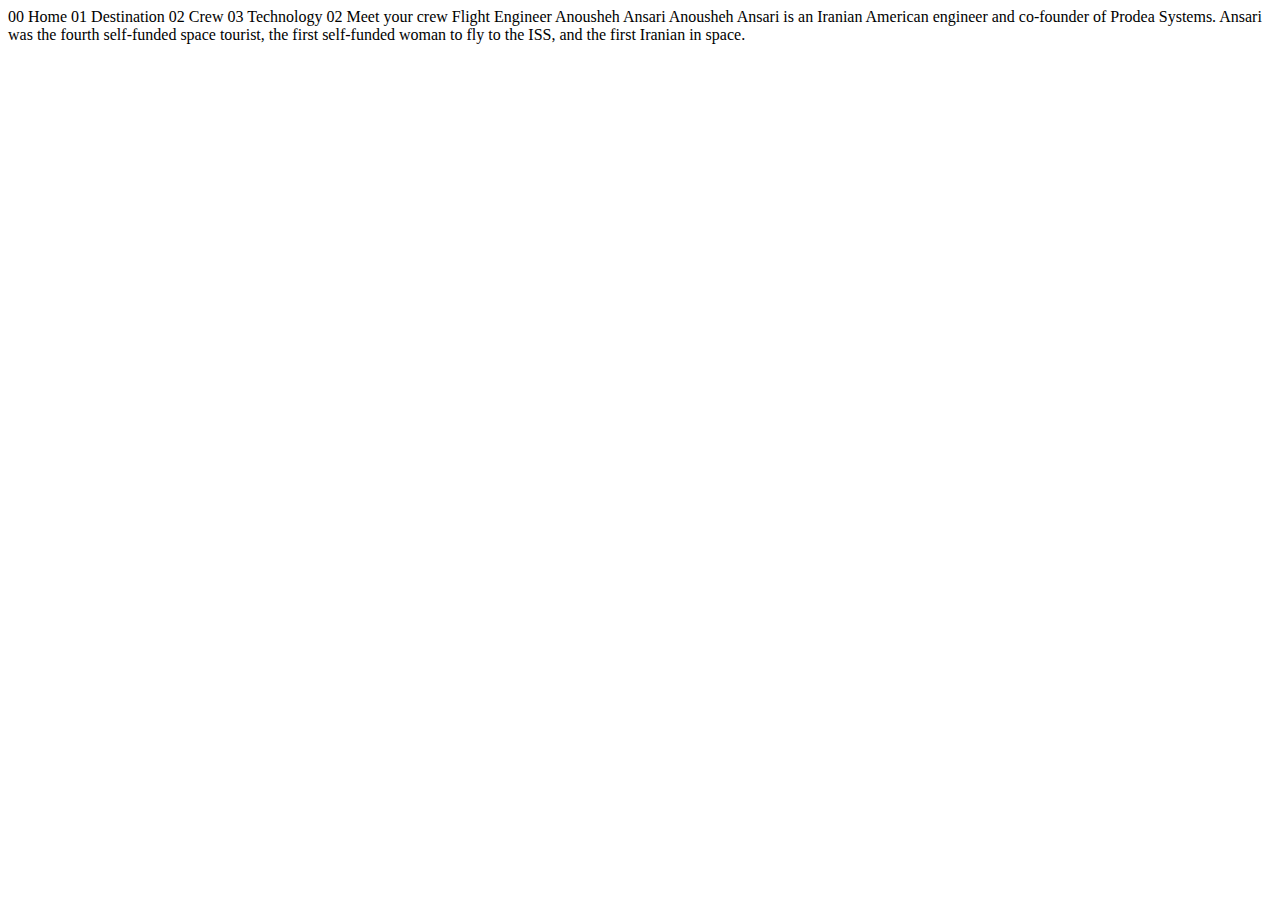
<file: crew-engineer.html>
<!DOCTYPE html>
<html lang="en">
<head>
  <meta charset="UTF-8">
  <meta name="viewport" content="width=device-width, initial-scale=1.0">

  <link rel="icon" type="image/png" sizes="32x32" href="./assets/favicon-32x32.png">
  
  <title>Frontend Mentor | Space tourism website</title>
</head>
<body>

  00 Home
  01 Destination
  02 Crew
  03 Technology

  02 Meet your crew

  Flight Engineer
  Anousheh Ansari

  Anousheh Ansari is an Iranian American engineer and co-founder of Prodea Systems. 
  Ansari was the fourth self-funded space tourist, the first self-funded woman to 
  fly to the ISS, and the first Iranian in space. 
</body>
</html>
</file>
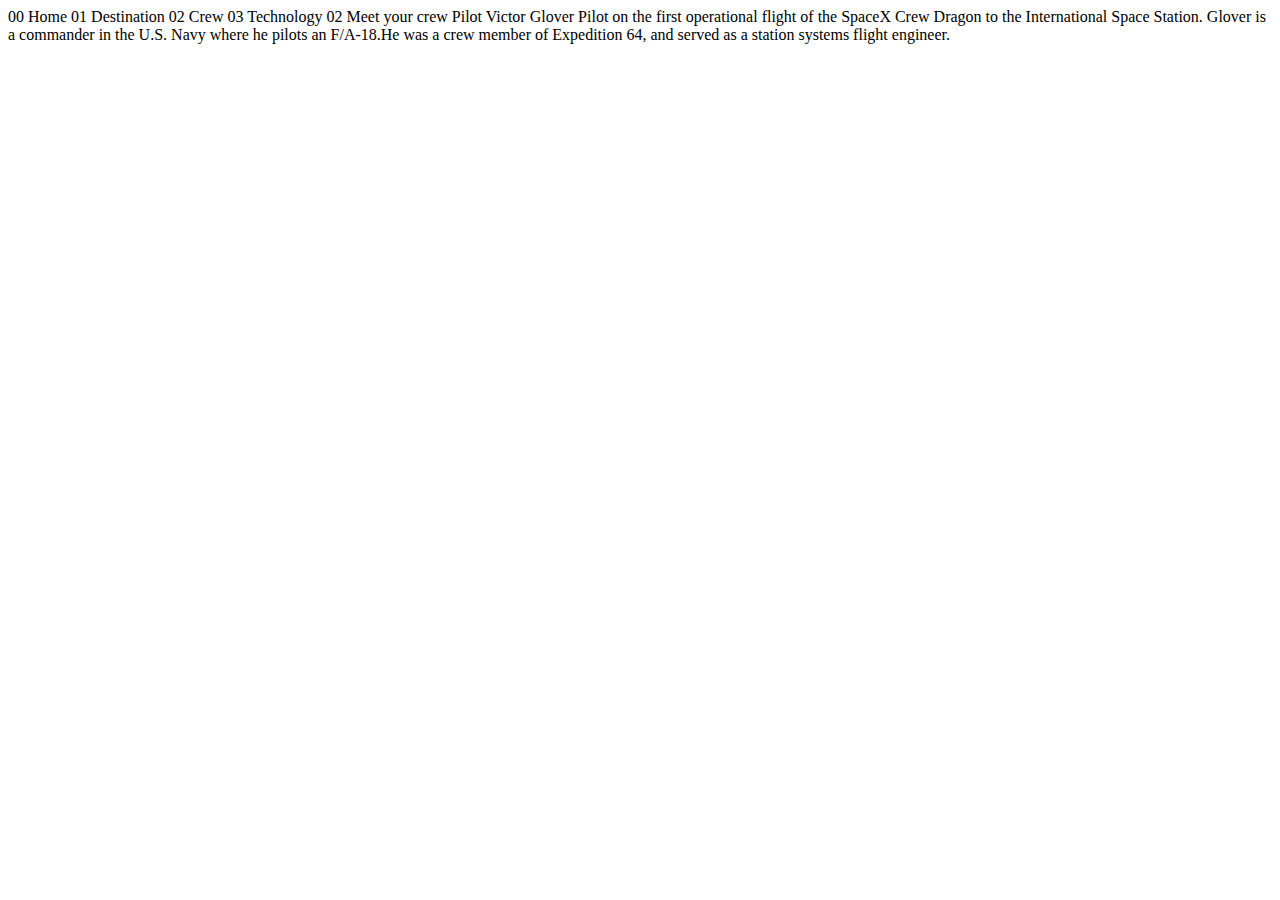
<file: crew-pilot.html>
<!DOCTYPE html>
<html lang="en">
<head>
  <meta charset="UTF-8">
  <meta name="viewport" content="width=device-width, initial-scale=1.0">

  <link rel="icon" type="image/png" sizes="32x32" href="./assets/favicon-32x32.png">
  
  <title>Frontend Mentor | Space tourism website</title>
</head>
<body>

  00 Home
  01 Destination
  02 Crew
  03 Technology

  02 Meet your crew

  Pilot
  Victor Glover

  Pilot on the first operational flight of the SpaceX Crew Dragon to the 
  International Space Station. Glover is a commander in the U.S. Navy where 
  he pilots an F/A-18.He was a crew member of Expedition 64, and served as a 
  station systems flight engineer. 
</body>
</html>
</file>
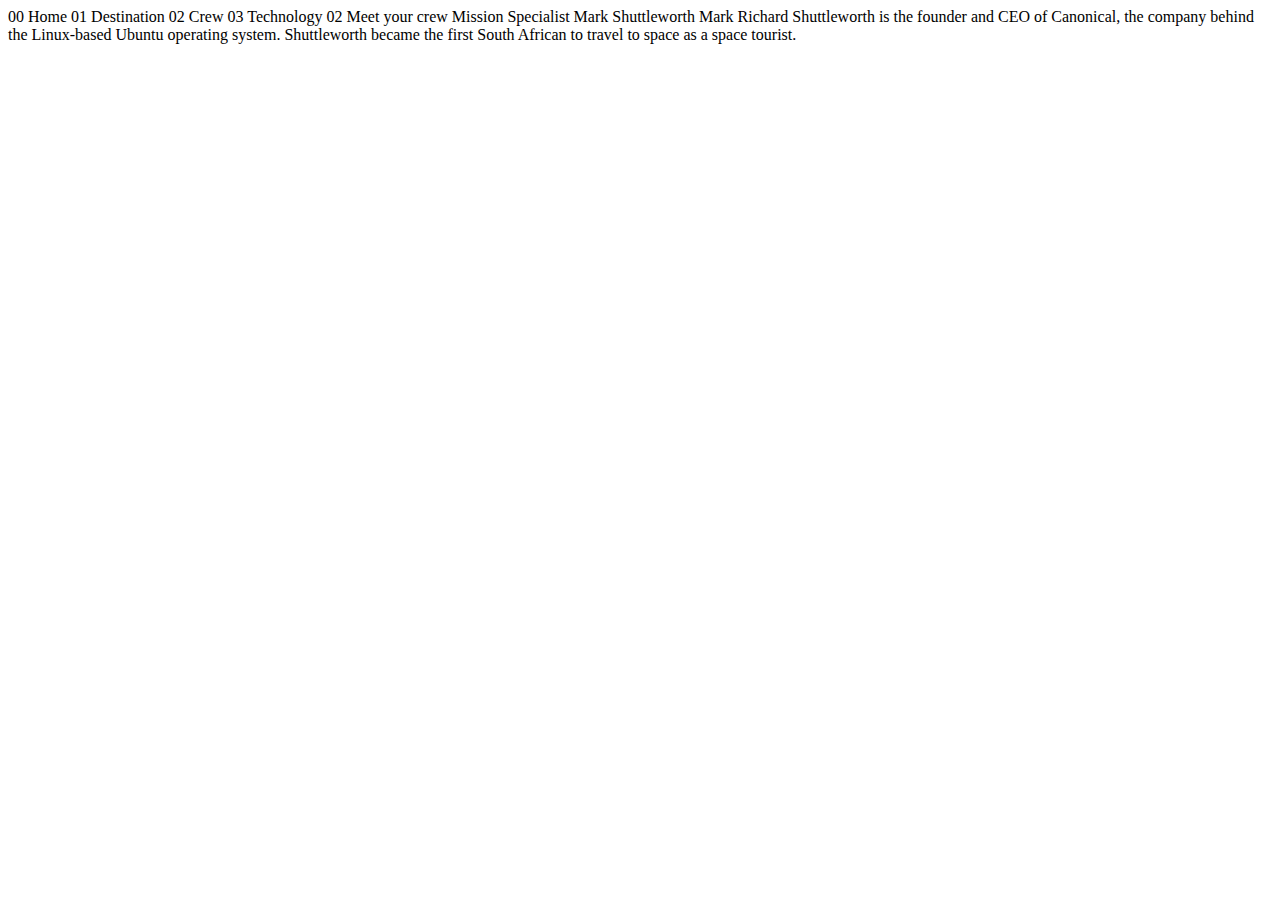
<file: crew-specialist.html>
<!DOCTYPE html>
<html lang="en">
<head>
  <meta charset="UTF-8">
  <meta name="viewport" content="width=device-width, initial-scale=1.0">

  <link rel="icon" type="image/png" sizes="32x32" href="./assets/favicon-32x32.png">
  
  <title>Frontend Mentor | Space tourism website</title>
</head>
<body>

  00 Home
  01 Destination
  02 Crew
  03 Technology

  02 Meet your crew

  Mission Specialist
  Mark Shuttleworth

  Mark Richard Shuttleworth is the founder and CEO of Canonical, the company behind 
  the Linux-based Ubuntu operating system. Shuttleworth became the first South 
  African to travel to space as a space tourist.
</body>
</html>
</file>
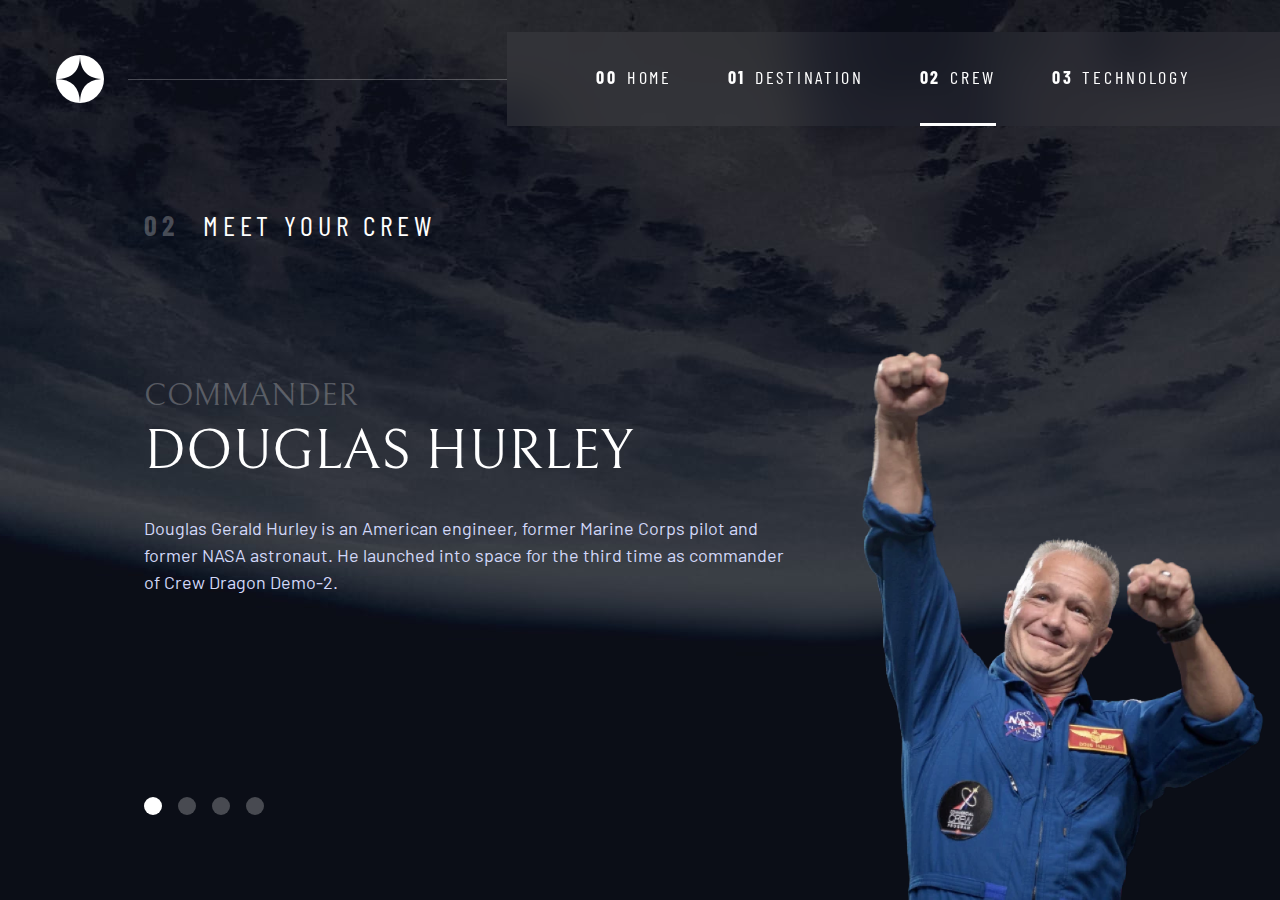
<file: crew.html>
<!DOCTYPE html>
<html lang="en">
  <head>
    <meta charset="UTF-8" />
    <meta name="viewport" content="width=device-width, initial-scale=1.0" />

    <link
      rel="icon"
      type="image/png"
      sizes="32x32"
      href="./assets/favicon-32x32.png"
    />
    <link rel="preconnect" href="https://fonts.googleapis.com" />
    <link rel="preconnect" href="https://fonts.gstatic.com" crossorigin />
    <link
      href="https://fonts.googleapis.com/css2?family=Barlow+Condensed:wght@400;700&family=Bellefair&family=Barlow:wght@400;700&display=swap"
      rel="stylesheet"
    />
    <link rel="stylesheet" href="index.css" />
    <script src="navigation.js" defer></script>
    <script src="dot.js" defer></script>
    <title>Frontend Mentor | Space tourism website</title>
  </head>
  <body class="crew">
    <header class="primary-header flex">
      <div>
        <img
          src="./assets/shared/logo.svg"
          alt="space tourism logo"
          class="logo"
        />
      </div>
      <button
        class="mobile-nav-toggle"
        id="hamburger"
        aria-controls="primary-navigation"
      >
        <span
          class="sr-only"
          aria-expanded="false
        "
          >Menu</span
        >
      </button>
      <nav>
        <ul
          id="primary-navigation"
          class="primary-navigation underline-indicators flex"
          data-visible="false"
        >
          <li>
            <a
              class="uppercase text-white ff-sans-cond letter-spacing-2"
              href="index.html"
              ><span aria-hidden="true">00</span>Home</a
            >
          </li>
          <li>
            <a
              class="uppercase text-white ff-sans-cond letter-spacing-2"
              href="destination.html"
              ><span aria-hidden="true">01</span>Destination</a
            >
          </li>
          <li class="active">
            <a
              class="uppercase text-white ff-sans-cond letter-spacing-2"
              href="crew.html"
              ><span aria-hidden="true">02</span>Crew</a
            >
          </li>
          <li>
            <a
              class="uppercase text-white ff-sans-cond letter-spacing-2"
              href="technology.html"
              ><span aria-hidden="true">03</span>Technology</a
            >
          </li>
        </ul>
      </nav>
    </header>

    <main id="main" class="grid-container grid-container--crew flow">
      <h1 class="numbered-title">
        <span aria-hidden="true">02</span> Meet your crew
      </h1>
      <div
        role="tablist"
        class="dot-indicators flex"
        aria-label="crew member list"
      >
        <button
          aria-selected="true"
          role="tab"
          tabindex="0"
          aria-controls="commander-tab"
          data-image="commander-image"
        >
          <span class="sr-only">The commander</span>
        </button>
        <button
          aria-selected="false"
          role="tab"
          tabindex="-1"
          aria-controls="specialist-tab"
          data-image="specialist-image"
        >
          <span class="sr-only">The mission specialist</span>
        </button>
        <button
          aria-selected="false"
          role="tab"
          tabindex="-1"
          aria-controls="pilot-tab"
          data-image="pilot-image"
        >
          <span class="sr-only">The pilot</span>
        </button>
        <button
          aria-selected="false"
          role="tab"
          tabindex="-1"
          aria-controls="engineer-tab"
          data-image="engineer-image"
        >
          <span class="sr-only">The crew engineer</span>
        </button>
      </div>
      <article id="commander-tab" class="crew-details flow" role="tabpanel">
        <header class="flow flow--space-small">
          <h2 class="fs-600 ff-serif uppercase text-gray">Commander</h2>
          <p class="fs-700 ff-serif uppercase text-white">Douglas Hurley</p>
        </header>
        <p class="text-accent">
          Douglas Gerald Hurley is an American engineer, former Marine Corps
          pilot and former NASA astronaut. He launched into space for the third
          time as commander of Crew Dragon Demo-2.
        </p>
      </article>
      <picture id="commander-image">
        <source
          srcset="assets/crew/image-douglas-hurley.webp"
          type="image/webp"
        />
        <img src="/assets/crew/image-douglas-hurley.png" alt="Douglas Hurley" />
      </picture>
      <article
        id="specialist-tab"
        hidden
        class="crew-details flow"
        role="tabpanel"
      >
        <header class="flow flow--space-small">
          <h2 class="fs-600 ff-serif uppercase text-gray">
            Mission Specialist
          </h2>
          <p class="fs-700 ff-serif uppercase text-white">Mark Shuttleworth</p>
        </header>
        <p class="text-accent">
          Mark Richard Shuttleworth is the founder and CEO of Canonical, the
          company behind the Linux-based Ubuntu operating system. Shuttleworth
          became the first South African to travel to space as a space tourist.
        </p>
      </article>
      <picture id="specialist-image" hidden>
        <source
          srcset="assets/crew/image-mark-shuttleworth.webp"
          type="image/webp"
        />
        <img
          src="/assets/crew/image-mark-shuttleworth.png"
          alt="Mark Shuttleworth"
        />
      </picture>
      <article id="pilot-tab" hidden class="crew-details flow" role="tabpanel">
        <header class="flow flow--space-small">
          <h2 class="fs-600 ff-serif uppercase text-gray">Pilot</h2>
          <p class="fs-700 ff-serif uppercase text-white">Victor Glover</p>
        </header>
        <p class="text-accent">
          Pilot on the first operational flight of the SpaceX Crew Dragon to the
          International Space Station. Glover is a commander in the U.S. Navy
          where he pilots an F/A-18.He was a crew member of Expedition 64, and
          served as a station systems flight engineer.
        </p>
      </article>
      <picture id="pilot-image" hidden>
        <source
          srcset="assets/crew/image-victor-glover.webp"
          type="image/webp"
        />
        <img src="/assets/crew/image-victor-glover.png" alt="Victor Glover" />
      </picture>
      <article
        id="engineer-tab"
        hidden
        class="crew-details flow"
        role="tabpanel"
      >
        <header class="flow flow--space-small">
          <h2 class="fs-600 ff-serif uppercase text-gray">Flight Engineer</h2>
          <p class="fs-700 ff-serif uppercase text-white">Anousheh Ansari</p>
        </header>
        <p class="text-accent">
          Anousheh Ansari is an Iranian American engineer and co-founder of
          Prodea Systems. Ansari was the fourth self-funded space tourist, the
          first self-funded woman to fly to the ISS, and the first Iranian in
          space.
        </p>
      </article>
      <picture id="engineer-image" hidden>
        <source
          srcset="assets/crew/image-anousheh-ansari.webp"
          type="image/webp"
        />
        <img
          src="/assets/crew/image-anousheh-ansari.png"
          alt="Douglas Hurley"
        />
      </picture>
    </main>
  </body>
</html>
</file>
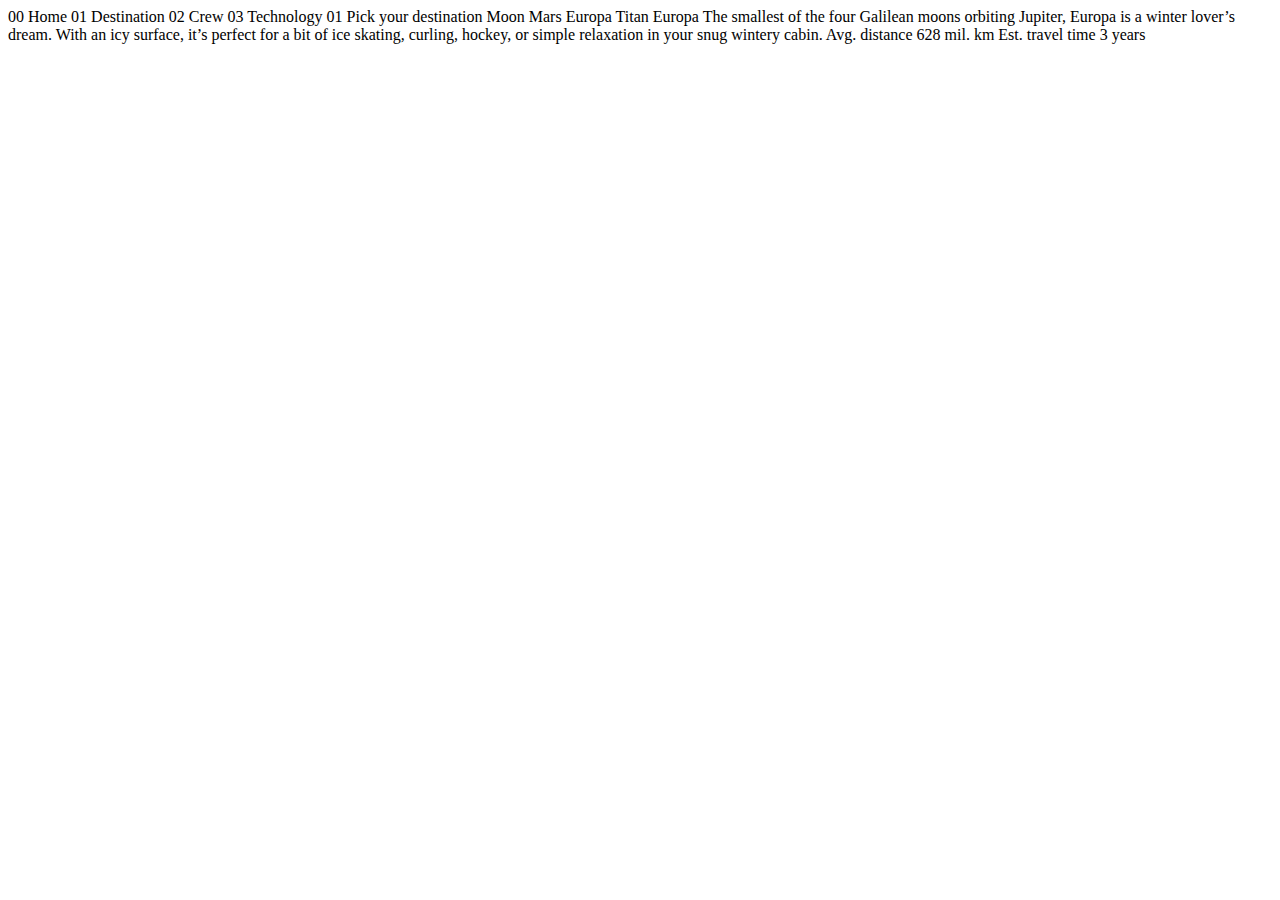
<file: destination-europa.html>
<!DOCTYPE html>
<html lang="en">
<head>
  <meta charset="UTF-8">
  <meta name="viewport" content="width=device-width, initial-scale=1.0">

  <link rel="icon" type="image/png" sizes="32x32" href="./assets/favicon-32x32.png">
  
  <title>Frontend Mentor | Space tourism website</title>
</head>
<body>

  00 Home
  01 Destination
  02 Crew
  03 Technology

  01 Pick your destination

  Moon
  Mars
  Europa
  Titan

  Europa

  The smallest of the four Galilean moons orbiting Jupiter, Europa is a 
  winter lover’s dream. With an icy surface, it’s perfect for a bit of 
  ice skating, curling, hockey, or simple relaxation in your snug 
  wintery cabin.

  Avg. distance
  628 mil. km

  Est. travel time
  3 years
</body>
</html>
</file>
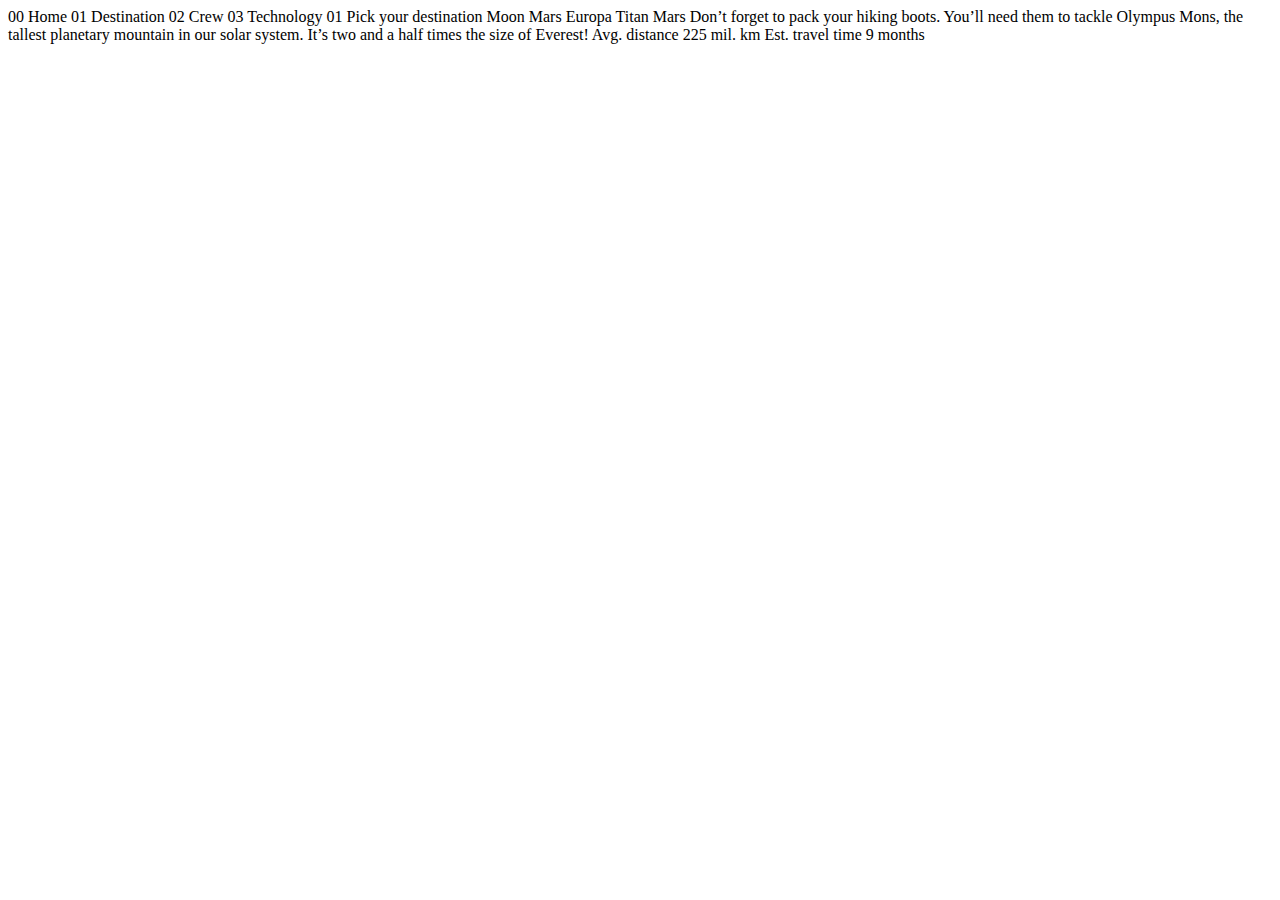
<file: destination-mars.html>
<!DOCTYPE html>
<html lang="en">
<head>
  <meta charset="UTF-8">
  <meta name="viewport" content="width=device-width, initial-scale=1.0">

  <link rel="icon" type="image/png" sizes="32x32" href="./assets/favicon-32x32.png">
  
  <title>Frontend Mentor | Space tourism website</title>
</head>
<body>

  00 Home
  01 Destination
  02 Crew
  03 Technology

  01 Pick your destination

  Moon
  Mars
  Europa
  Titan

  Mars

  Don’t forget to pack your hiking boots. You’ll need them to tackle Olympus Mons, 
  the tallest planetary mountain in our solar system. It’s two and a half times 
  the size of Everest!

  Avg. distance
  225 mil. km

  Est. travel time
  9 months
</body>
</html>
</file>
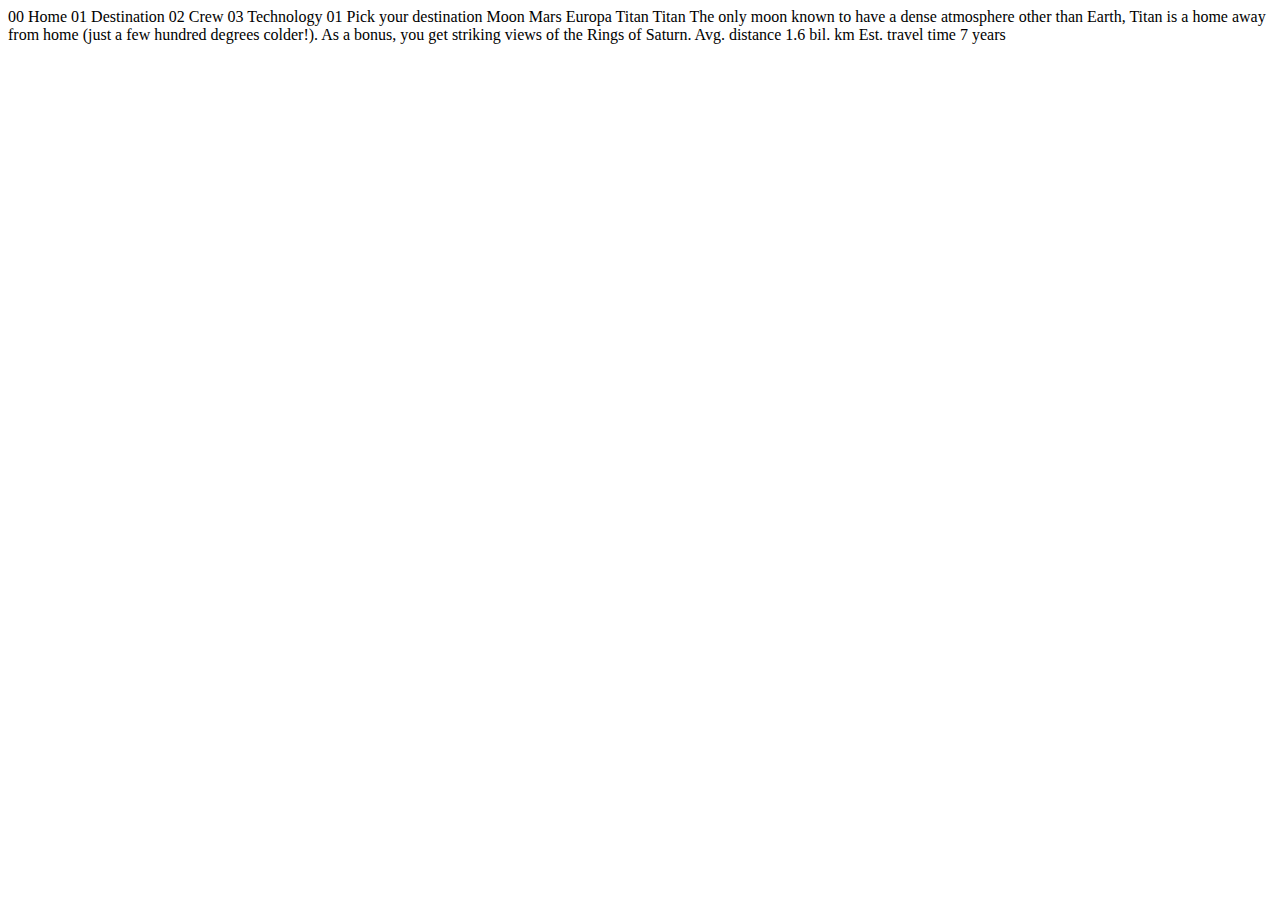
<file: destination-titan.html>
<!DOCTYPE html>
<html lang="en">
<head>
  <meta charset="UTF-8">
  <meta name="viewport" content="width=device-width, initial-scale=1.0">

  <link rel="icon" type="image/png" sizes="32x32" href="./assets/favicon-32x32.png">
  
  <title>Frontend Mentor | Space tourism website</title>
</head>
<body>

  00 Home
  01 Destination
  02 Crew
  03 Technology

  01 Pick your destination

  Moon
  Mars
  Europa
  Titan

  Titan

  The only moon known to have a dense atmosphere other than Earth, Titan 
  is a home away from home (just a few hundred degrees colder!). As a 
  bonus, you get striking views of the Rings of Saturn.

  Avg. distance
  1.6 bil. km

  Est. travel time
  7 years
</body>
</html>
</file>
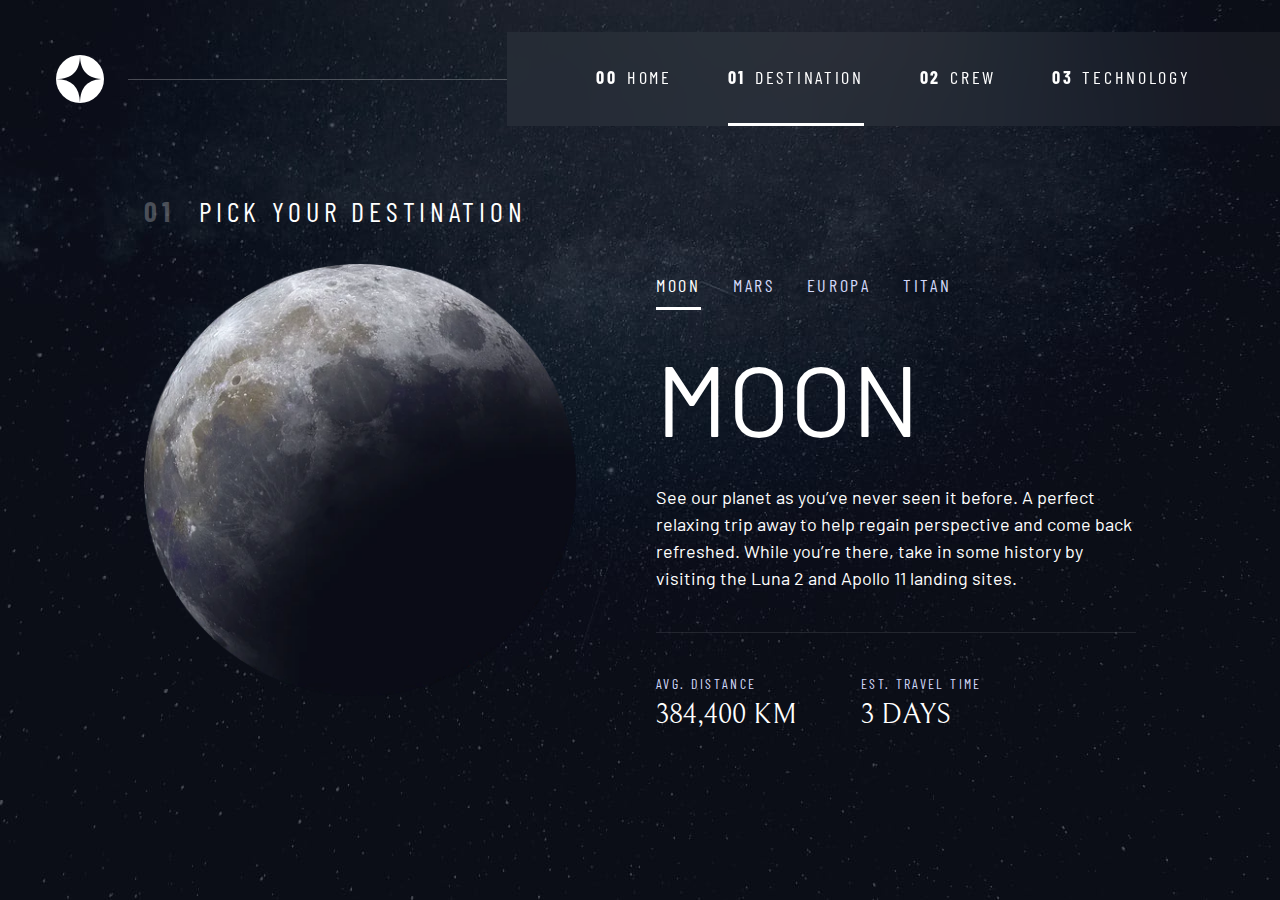
<file: destination.html>
<!DOCTYPE html>
<html lang="en">
  <head>
    <meta charset="UTF-8" />
    <meta name="viewport" content="width=device-width, initial-scale=1.0" />

    <link
      rel="icon"
      type="image/png"
      sizes="32x32"
      href="./assets/favicon-32x32.png"
    />
    <link rel="preconnect" href="https://fonts.googleapis.com" />
    <link rel="preconnect" href="https://fonts.gstatic.com" crossorigin />
    <link
      href="https://fonts.googleapis.com/css2?family=Barlow+Condensed:wght@400;700&family=Bellefair&family=Barlow:wght@400;700&display=swap"
      rel="stylesheet"
    />
    <link rel="stylesheet" href="index.css" />
    <script src="navigation.js" defer></script>
    <script src="tabs.js" defer></script>
    <title>Frontend Mentor | Space tourism website</title>
  </head>
  <body class="destination">
    <header class="primary-header flex">
      <div class="">
        <img
          src="./assets/shared/logo.svg"
          alt="space tourism logo"
          class="logo"
        />
      </div>
      <button
        class="mobile-nav-toggle"
        id="hamburger"
        aria-controls="primary-navigation"
      >
        <span
          class="sr-only"
          aria-expanded="false
        "
          >Menu</span
        >
      </button>
      <nav>
        <ul
          id="primary-navigation"
          class="primary-navigation underline-indicators flex"
          data-visible="false"
        >
          <li>
            <a
              class="uppercase text-white ff-sans-cond letter-spacing-2"
              href="index.html"
              ><span aria-hidden="true">00</span>Home</a
            >
          </li>
          <li class="active">
            <a
              class="uppercase text-white ff-sans-cond letter-spacing-2"
              href="destination.html"
              ><span aria-hidden="true">01</span>Destination</a
            >
          </li>
          <li>
            <a
              class="uppercase text-white ff-sans-cond letter-spacing-2"
              href="crew.html"
              ><span aria-hidden="true">02</span>Crew</a
            >
          </li>
          <li>
            <a
              class="uppercase text-white ff-sans-cond letter-spacing-2"
              href="technology.html"
              ><span aria-hidden="true">03</span>Technology</a
            >
          </li>
        </ul>
      </nav>
    </header>

    <main id="main" class="grid-container grid-container--destination flow">
      <h1 class="numbered-title">
        <span aria-hidden="true">01</span> Pick your destination
      </h1>

      <picture id="moon-image">
        <source srcset="assets/destination/image-moon.webp" type="image/webp" />
        <img
          src="assets/destination/image-moon.png"
          alt="the moon"
          class="center-image"
        />
      </picture>
      <picture id="mars-image" hidden>
        <source srcset="assets/destination/image-mars.webp" type="image/webp" />
        <img
          src="assets/destination/image-mars.png"
          alt="the planet mars"
          class="center-image"
        />
      </picture>
      <picture id="europa-image" hidden>
        <source
          srcset="assets/destination/image-europa.webp"
          type="image/webp"
        />
        <img
          src="assets/destination/image-europa.png"
          alt="the planet europa"
          class="center-image"
        />
      </picture>
      <picture id="titan-image" hidden>
        <source
          srcset="assets/destination/image-titan.webp"
          type="image/webp"
        />
        <img
          src="assets/destination/image-titan.png"
          alt="the moon titan"
          class="center-image"
        />
      </picture>
      <div role="tablist" class="tab-list underline-indicators flex">
        <button
          role="tab"
          aria-selected="true"
          tabindex="0"
          aria-controls="moon-tab"
          data-image="moon-image"
          class="uppercase text-accent ff-sans-cond letter-spacing-2"
        >
          Moon
        </button>
        <button
          role="tab"
          aria-selected="false"
          tabindex="-1"
          aria-controls="mars-tab"
          data-image="mars-image"
          class="uppercase text-accent ff-sans-cond letter-spacing-2"
        >
          Mars
        </button>
        <button
          role="tab"
          aria-selected="false"
          tabindex="-1"
          aria-controls="europa-tab"
          data-image="europa-image"
          class="uppercase text-accent ff-sans-cond letter-spacing-2"
        >
          Europa
        </button>
        <button
          role="tab"
          aria-selected="false"
          tabindex="-1"
          aria-controls="titan-tab"
          data-image="titan-image"
          class="uppercase text-accent ff-sans-cond letter-spacing-2"
        >
          Titan
        </button>
      </div>
      <!-- Moon -->
      <article
        class="destination-info flow"
        id="moon-tab"
        tabindex="0"
        role="tabpanel"
      >
        <h2 class="fs-800 uppercase ff-sans">Moon</h2>
        <p>
          See our planet as you’ve never seen it before. A perfect relaxing trip
          away to help regain perspective and come back refreshed. While you’re
          there, take in some history by visiting the Luna 2 and Apollo 11
          landing sites.
        </p>

        <div class="destination-meta flex">
          <div>
            <h3
              class="fs-200 text-accent uppercase ff-sans-cond letter-spacing-3"
            >
              Avg. distance
            </h3>
            <p class="ff-serif uppercase">384,400 km</p>
          </div>
          <div>
            <h3
              class="fs-200 text-accent uppercase ff-sans-cond letter-spacing-3"
            >
              Est. travel time
            </h3>
            <p class="ff-serif uppercase">3 days</p>
          </div>
        </div>
      </article>

      <!-- Mars -->

      <article
        hidden
        class="destination-info flow"
        id="mars-tab"
        tabindex="-1"
        role="tabpanel"
      >
        <h2 class="fs-800 uppercase ff-sans">Mars</h2>
        <p>
          Don’t forget to pack your hiking boots. You’ll need them to tackle
          Olympus Mons, the tallest planetary mountain in our solar system. It’s
          two and a half times the size of Everest!
        </p>

        <div class="destination-meta flex">
          <div>
            <h3
              class="fs-200 text-accent uppercase ff-sans-cond letter-spacing-3"
            >
              Avg. distance
            </h3>
            <p class="ff-serif uppercase">225 mil. km</p>
          </div>
          <div>
            <h3
              class="fs-200 text-accent uppercase ff-sans-cond letter-spacing-3"
            >
              Est. travel time
            </h3>
            <p class="ff-serif uppercase">9 months</p>
          </div>
        </div>
      </article>

      <!-- Europa -->

      <article
        hidden
        class="destination-info flow"
        id="europa-tab"
        tabindex="-1"
        role="tabpanel"
      >
        <h2 class="fs-800 uppercase ff-sans">Europa</h2>
        <p>
          The smallest of the four Galilean moons orbiting Jupiter, Europa is a
          winter lover’s dream. With an icy surface, it’s perfect for a bit of
          ice skating, curling, hockey, or simple relaxation in your snug
          wintery cabin.
        </p>

        <div class="destination-meta flex">
          <div>
            <h3
              class="fs-200 text-accent uppercase ff-sans-cond letter-spacing-3"
            >
              Avg. distance
            </h3>
            <p class="ff-serif uppercase">628 mil. km</p>
          </div>
          <div>
            <h3
              class="fs-200 text-accent uppercase ff-sans-cond letter-spacing-3"
            >
              Est. travel time
            </h3>
            <p class="ff-serif uppercase">3 years</p>
          </div>
        </div>
      </article>

      <!-- Titan -->

      <article
        hidden
        class="destination-info flow"
        id="titan-tab"
        tabindex="-1"
        role="tabpanel"
      >
        <h2 class="fs-800 uppercase ff-sans">Titan</h2>
        <p>
          The only moon known to have a dense atmosphere other than Earth, Titan
          is a home away from home (just a few hundred degrees colder!). As a
          bonus, you get striking views of the Rings of Saturn.
        </p>

        <div class="destination-meta flex">
          <div>
            <h3
              class="fs-200 text-accent uppercase ff-sans-cond letter-spacing-3"
            >
              Avg. distance
            </h3>
            <p class="ff-serif uppercase">1.6 bil. km</p>
          </div>
          <div>
            <h3
              class="fs-200 text-accent uppercase ff-sans-cond letter-spacing-3"
            >
              Est. travel time
            </h3>
            <p class="ff-serif uppercase">7 years</p>
          </div>
        </div>
      </article>
    </main>
  </body>
</html>
</file>
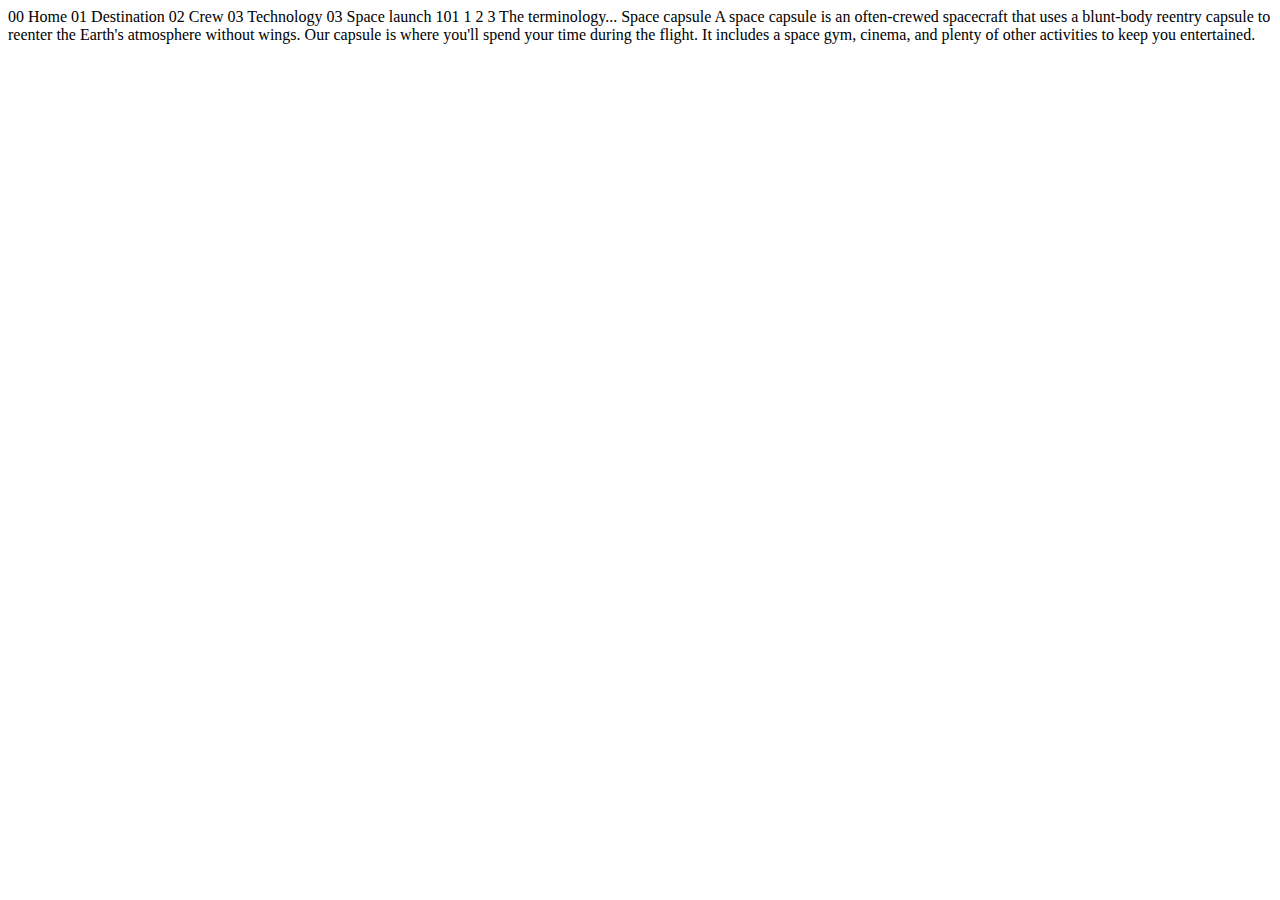
<file: technology-capsule.html>
<!DOCTYPE html>
<html lang="en">
<head>
  <meta charset="UTF-8">
  <meta name="viewport" content="width=device-width, initial-scale=1.0">

  <link rel="icon" type="image/png" sizes="32x32" href="./assets/favicon-32x32.png">
  
  <title>Frontend Mentor | Space tourism website</title>
</head>
<body>

  00 Home
  01 Destination
  02 Crew
  03 Technology

  03 Space launch 101

  1
  2
  3

  The terminology...
  Space capsule

  A space capsule is an often-crewed spacecraft that uses a blunt-body reentry 
  capsule to reenter the Earth's atmosphere without wings. Our capsule is where 
  you'll spend your time during the flight. It includes a space gym, cinema, 
  and plenty of other activities to keep you entertained.
</body>
</html>
</file>
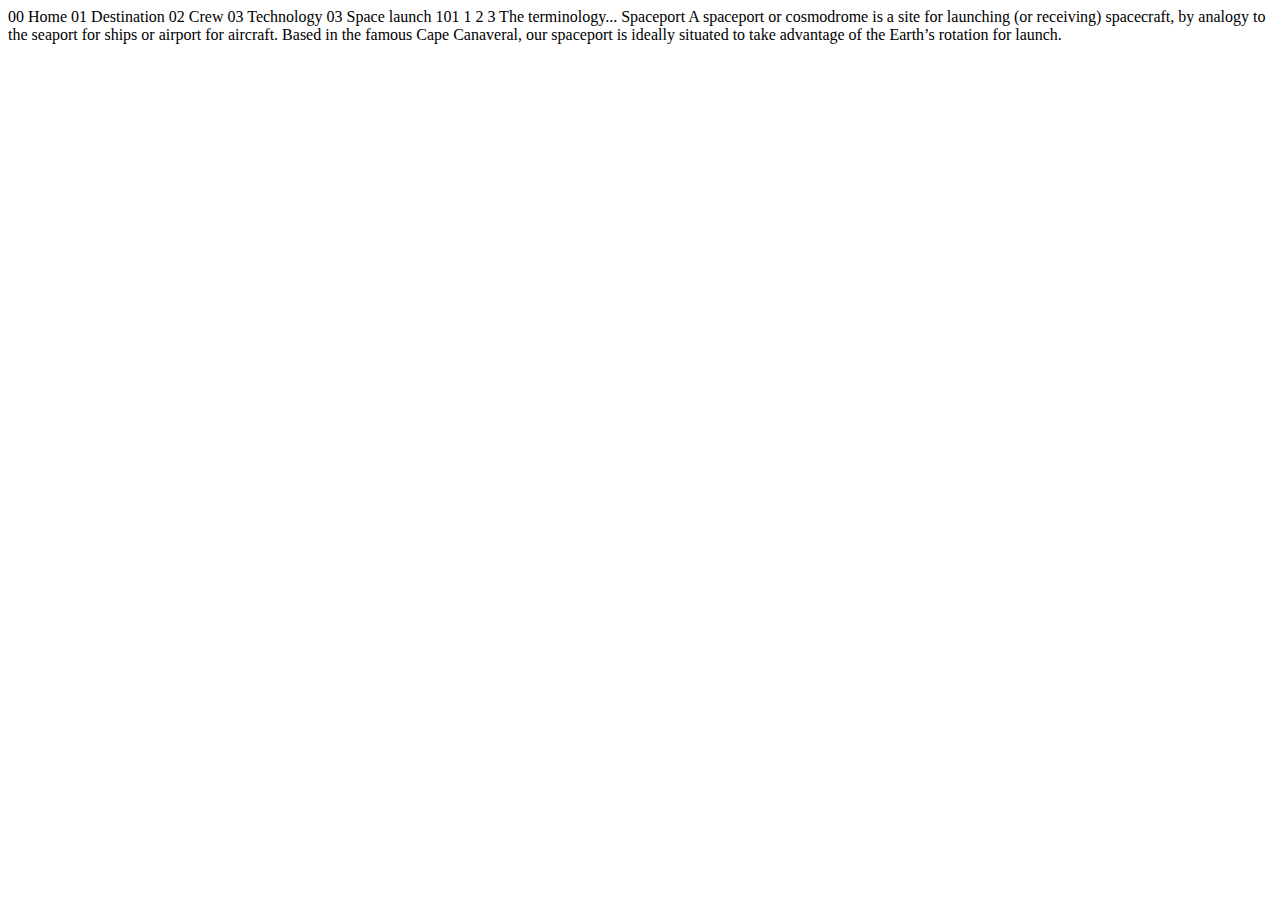
<file: technology-spaceport.html>
<!DOCTYPE html>
<html lang="en">
<head>
  <meta charset="UTF-8">
  <meta name="viewport" content="width=device-width, initial-scale=1.0">

  <link rel="icon" type="image/png" sizes="32x32" href="./assets/favicon-32x32.png">
  
  <title>Frontend Mentor | Space tourism website</title>
</head>
<body>

  00 Home
  01 Destination
  02 Crew
  03 Technology

  03 Space launch 101

  1
  2
  3

  The terminology...
  Spaceport

  A spaceport or cosmodrome is a site for launching (or receiving) spacecraft, 
  by analogy to the seaport for ships or airport for aircraft. Based in the 
  famous Cape Canaveral, our spaceport is ideally situated to take advantage 
  of the Earth’s rotation for launch.
</body>
</html>
</file>
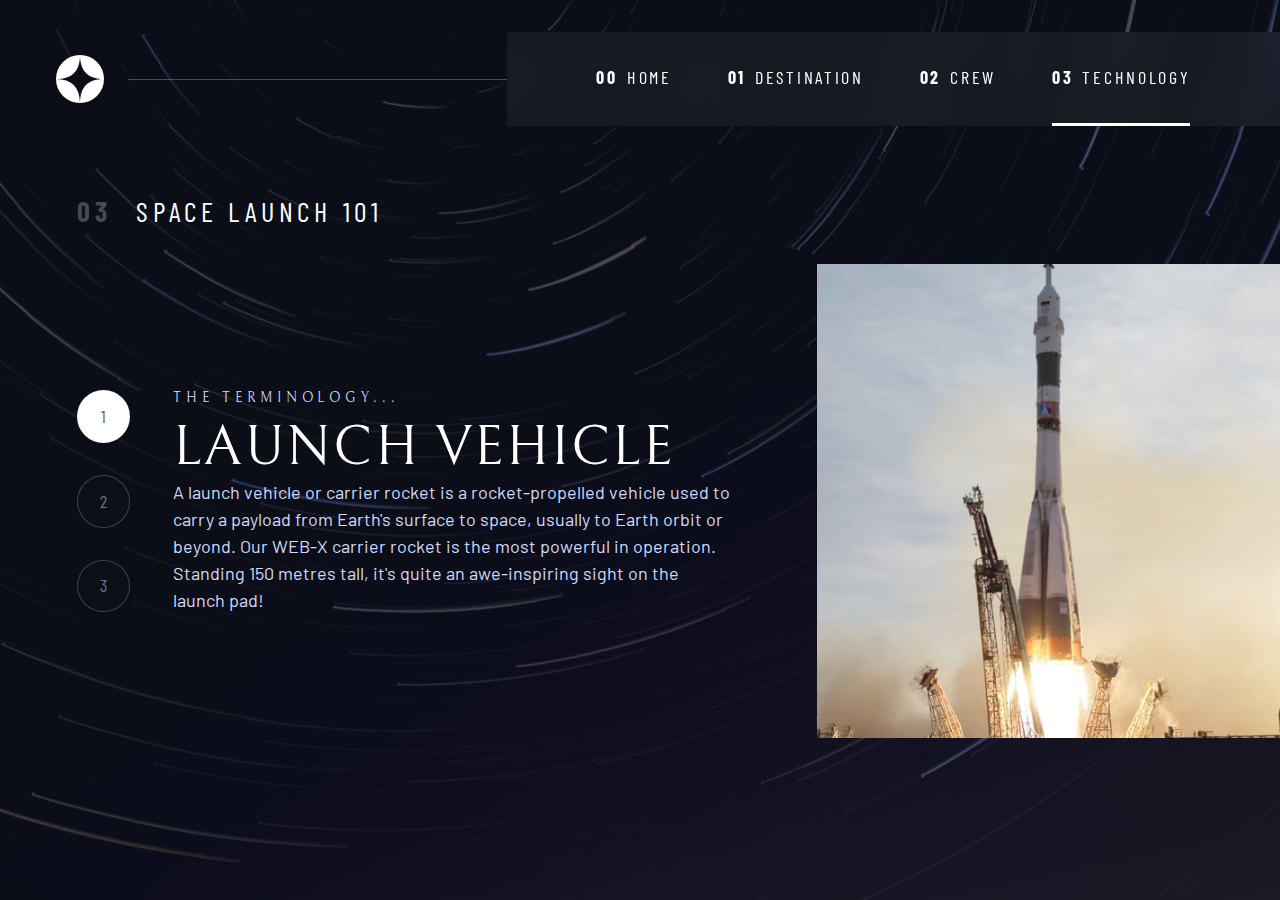
<file: technology.html>
<!DOCTYPE html>
<html lang="en">
  <head>
    <meta charset="UTF-8" />
    <meta name="viewport" content="width=device-width, initial-scale=1.0" />

    <link
      rel="icon"
      type="image/png"
      sizes="32x32"
      href="./assets/favicon-32x32.png"
    />
    <link rel="preconnect" href="https://fonts.googleapis.com" />
    <link rel="preconnect" href="https://fonts.gstatic.com" crossorigin />
    <link
      href="https://fonts.googleapis.com/css2?family=Barlow+Condensed:wght@400;700&family=Bellefair&family=Barlow:wght@400;700&display=swap"
      rel="stylesheet"
    />
    <link rel="stylesheet" href="index.css" />
    <script src="navigation.js" defer></script>
    <script src="tech.js" defer></script>
    <title>Frontend Mentor | Space tourism website</title>
  </head>
  <body class="technology">
    <header class="primary-header flex">
      <div class="">
        <img
          src="./assets/shared/logo.svg"
          alt="space tourism logo"
          class="logo"
        />
      </div>
      <button
        class="mobile-nav-toggle"
        id="hamburger"
        aria-controls="primary-navigation"
      >
        <span
          class="sr-only"
          aria-expanded="false
        "
          >Menu</span
        >
      </button>
      <nav>
        <ul
          id="primary-navigation"
          class="primary-navigation underline-indicators flex"
          data-visible="false"
        >
          <li>
            <a
              class="uppercase text-white ff-sans-cond letter-spacing-2"
              href="index.html"
              ><span aria-hidden="true">00</span>Home</a
            >
          </li>
          <li>
            <a
              class="uppercase text-white ff-sans-cond letter-spacing-2"
              href="destination.html"
              ><span aria-hidden="true">01</span>Destination</a
            >
          </li>
          <li>
            <a
              class="uppercase text-white ff-sans-cond letter-spacing-2"
              href="crew.html"
              ><span aria-hidden="true">02</span>Crew</a
            >
          </li>
          <li class="active">
            <a
              class="uppercase text-white ff-sans-cond letter-spacing-2"
              href="technology.html"
              ><span aria-hidden="true">03</span>Technology</a
            >
          </li>
        </ul>
      </nav>
    </header>

    <main id="main" class="grid-container grid-container--technology flow">
      <h1 class="numbered-title"><span>03</span> Space launch 101</h1>

      <div role="tablist" class="numbered-indicators flex">
        <button
          aria-selected="true"
          tabindex="0"
          class="fs-400 ff-sans-cond bg-dark"
          role="tab"
          aria-controls="launch-tab"
          data-image="launch-image"
        >
          1
        </button>
        <button
          aria-selected="false"
          tabindex="-1"
          class="fs-400 ff-sans-cond bg-dark"
          role="tab"
          aria-controls="space-tab"
          data-image="capsule-image"
        >
          2
        </button>
        <button
          aria-selected="false"
          tabindex="-1"
          class="fs-400 ff-sans-cond bg-dark"
          role="tab"
          aria-controls="spaceport-tab"
          data-image="spaceport-image"
        >
          3
        </button>
      </div>
      <article id="launch-tab" role="tabpanel" class="technology--info">
        <header class="flow flow--space-small">
          <h2 class="fs-200 ff-serif uppercase text-accent letter-spacing-1">
            The terminology...
          </h2>
          <p class="fs-700 ff-serif uppercase text-light letter-spacing-3">
            Launch vehicle
          </p>
        </header>
        <p class="text-accent">
          A launch vehicle or carrier rocket is a rocket-propelled vehicle used
          to carry a payload from Earth's surface to space, usually to Earth
          orbit or beyond. Our WEB-X carrier rocket is the most powerful in
          operation. Standing 150 metres tall, it's quite an awe-inspiring sight
          on the launch pad!
        </p>
      </article>
      <picture id="launch-image">
        <source
          media="(min-width: 45em)"
          srcset="assets/technology/image-launch-vehicle-portrait.jpg"
        />
        <img
          src="assets/technology/image-launch-vehicle-landscape.jpg"
          alt="launch vehicle"
        />
      </picture>
      <article id="space-tab" role="tabpanel" hidden class="technology--info">
        <header class="flow flow--space-small">
          <h2 class="fs-200 ff-serif uppercase text-accent letter-spacing-1">
            The terminology...
          </h2>
          <p class="fs-700 ff-serif uppercase text-light letter-spacing-3">
            Space capsule
          </p>
        </header>
        <p class="text-accent">
          A space capsule is an often-crewed spacecraft that uses a blunt-body
          reentry capsule to reenter the Earth's atmosphere without wings. Our
          capsule is where you'll spend your time during the flight. It includes
          a space gym, cinema, and plenty of other activities to keep you
          entertained.
        </p>
      </article>
      <picture hidden id="capsule-image">
        <source
          media="(min-width: 45em)"
          srcset="assets/technology/image-space-capsule-portrait.jpg"
          type="image/jpg"
        />
        <img
          src="assets/technology/image-space-capsule-landscape.jpg"
          alt="space capsule"
        />
      </picture>
      <article
        id="spaceport-tab"
        hidden
        class="technology--info"
        role="tabpanel"
      >
        <header class="flow flow--space-small">
          <h2 class="fs-200 ff-serif uppercase text-accent letter-spacing-1">
            The terminology...
          </h2>
          <p class="fs-700 ff-serif uppercase text-light letter-spacing-3">
            Spaceport
          </p>
        </header>
        <p class="text-accent">
          A spaceport or cosmodrome is a site for launching (or receiving)
          spacecraft, by analogy to the seaport for ships or airport for
          aircraft. Based in the famous Cape Canaveral, our spaceport is ideally
          situated to take advantage of the Earth’s rotation for launch.
        </p>
      </article>
      <picture id="spaceport-image" hidden>
        <source
          media="(min-width: 45em)"
          srcset="assets/technology/image-spaceport-portrait.jpg"
        />
        <img
          src="assets/technology/image-spaceport-landscape.jpg"
          alt="spaceport"
        />
      </picture>
    </main>
  </body>
</html>
</file>
<file: index.css>
/* ------------------- */
/* Custom properties   */
/* ------------------- */

:root {
  /* colors */
  --clr-dark: 230 35% 7%;
  --clr-light: 231 77% 90%;
  --clr-white: 0 0% 100%;

  /* font-sizes */
  --fs-900: clamp(5rem, 8vw + 1rem, 9.375rem);
  --fs-800: 3.5rem;
  --fs-700: 1.5rem;
  --fs-600: 1rem;
  --fs-500: 1rem;
  --fs-400: 0.9375rem;
  --fs-300: 1rem;
  --fs-200: 0.875rem;

  /* font-families */
  --ff-serif: "Bellefair", serif;
  --ff-sans-cond: "Barlow Condensed", sans-serif;
  --ff-sans-normal: "Barlow", sans-serif;
}

@media (min-width: 35em) {
  :root {
    --fs-800: 5rem;
    --fs-700: 2.5rem;
    --fs-600: 1.5rem;
    --fs-500: 1.25rem;
    --fs-400: 1rem;
  }
}

@media (min-width: 45em) {
  :root {
    /* font-sizes */
    --fs-800: 6.25rem;
    --fs-700: 3.5rem;
    --fs-600: 2rem;
    --fs-500: 1.75rem;
    --fs-400: 1.125rem;
  }
}

/* ------------------- */
/* Reset               */
/* ------------------- */

/* https://piccalil.li/blog/a-modern-css-reset/ */

/* Box sizing */
*,
*::before,
*::after {
  box-sizing: border-box;
}

/* Reset margins */
body,
h1,
h2,
h3,
h4,
h5,
p,
figure,
picture {
  margin: 0;
}

h1,
h2,
h3,
h4,
h5,
h6,
p {
  font-weight: 400;
}

/* set up the body */
body {
  font-family: var(--ff-sans-normal);
  font-size: var(--fs-400);
  color: hsl(var(--clr-white));
  background-color: hsl(var(--clr-dark));
  line-height: 1.5;
  min-height: 100vh;

  display: grid;
  grid-template-rows: min-content 1fr;

  overflow-x: hidden;
}

/* make images easier to work with */
img,
picutre {
  max-width: 100%;
  display: block;
}

/* make form elements easier to work with */
input,
button,
textarea,
select {
  font: inherit;
}

/* remove animations for people who've turned them off */
@media (prefers-reduced-motion: reduce) {
  *,
  *::before,
  *::after {
    animation-duration: 0.01ms !important;
    animation-iteration-count: 1 !important;
    transition-duration: 0.01ms !important;
    scroll-behavior: auto !important;
  }
}

/* ------------------- */
/* Utility classes     */
/* ------------------- */

/* general */

.flex {
  display: flex;
  gap: var(--gap, 1rem);
}

.grid {
  display: grid;
  gap: var(--gap, 1rem);
}

.d-block {
  display: block;
}

.flow > *:where(:not(:first-child)) {
  margin-top: var(--flow-space, 1rem);
}

.flow--space-small {
  --flow-space: 0.5rem;
}

.container {
  padding-inline: 2em;
  margin-inline: auto;
  max-width: 80rem;
}

.sr-only {
  position: absolute;
  width: 1px;
  height: 1px;
  padding: 0;
  margin: -1px;
  overflow: hidden;
  clip: rect(0, 0, 0, 0);
  white-space: nowrap; /* added line */
  border: 0;
}

.skip-to-content {
  position: absolute;
  z-index: 9999;
  background: hsl(var(--clr-white));
  color: hsl(var(--clr-dark));
  padding: 0.5em 1em;
  margin-inline: auto;
  transform: translateY(-100%);
  transition: transform 250ms ease-in;
}

.skip-to-content:focus {
  transform: translateY(0);
}

/* colors */

.bg-dark {
  background-color: hsl(var(--clr-dark));
}
.bg-accent {
  background-color: hsl(var(--clr-light));
}
.bg-white {
  background-color: hsl(var(--clr-white));
}

.text-dark {
  color: hsl(var(--clr-dark));
}
.text-accent {
  color: hsl(var(--clr-light));
}
.text-white {
  color: hsl(var(--clr-white));
}

.text-gray {
  color: hsl(var(--clr-white) / 0.25);
}

/* typography */

.ff-serif {
  font-family: var(--ff-serif);
}
.ff-sans-cond {
  font-family: var(--ff-sans-cond);
}
.ff-sans-normal {
  font-family: var(--ff-sans-normal);
}

.letter-spacing-1 {
  letter-spacing: 4.75px;
}
.letter-spacing-2 {
  letter-spacing: 2.7px;
}
.letter-spacing-3 {
  letter-spacing: 2.35px;
}

.uppercase {
  text-transform: uppercase;
}

.fs-900 {
  font-size: var(--fs-900);
}
.fs-800 {
  font-size: var(--fs-800);
}
.fs-700 {
  font-size: var(--fs-700);
}
.fs-600 {
  font-size: var(--fs-600);
}
.fs-500 {
  font-size: var(--fs-500);
}
.fs-400 {
  font-size: var(--fs-400);
}
.fs-300 {
  font-size: var(--fs-300);
}
.fs-200 {
  font-size: var(--fs-200);
}

.fs-900,
.fs-800,
.fs-700,
.fs-600 {
  line-height: 1.1;
}

.numbered-title {
  font-family: var(--ff-sans-cond);
  font-size: var(--fs-500);
  text-transform: uppercase;
  letter-spacing: 4.72px;
}

.numbered-title span {
  margin-right: 0.5em;
  font-weight: 700;
  color: hsl(var(--clr-white) / 0.25);
}

/* ------------------- */
/* Compontents         */
/* ------------------- */

.large-button {
  font-size: 2rem;
  position: relative;
  z-index: 1;
  display: inline-grid;
  place-items: center;
  padding: 0 2em;
  border-radius: 50%;
  aspect-ratio: 1;
  text-decoration: none;
}

.large-button::after {
  content: "";
  position: absolute;
  z-index: -1;
  width: 100%;
  height: 100%;
  background: hsl(var(--clr-white) / 0.1);
  border-radius: 50%;
  opacity: 0;
  transition: opacity 500ms linear, transform 750ms ease-in-out;
}

.large-button:hover::after,
.large-button:focus::after {
  opacity: 1;
  transform: scale(1.5);
}

/* primary-header */

.logo {
  margin: 1.5rem clamp(1.5rem, 5vw, 3.5rem);
}

.primary-header {
  justify-content: space-between;
  align-items: center;
}

.primary-navigation {
  --gap: clamp(1.5rem, 5vw, 3.5rem);
  --underline-gap: 2rem;
  list-style: none;
  padding: 0;
  margin: 0;
  background: hsl(var(--clr-white) / 0.05);
  backdrop-filter: blur(1.5rem);
}

.primary-navigation a {
  text-decoration: none;
}

.primary-navigation a > span {
  font-weight: 700;
  margin-right: 0.5em;
}

.mobile-nav-toggle {
  display: none;
}

@media (max-width: 35rem) {
  .primary-navigation {
    --underline-gap: 0.5rem;
    position: fixed;
    z-index: 1000;
    inset: 0 0 0 30%;
    list-style: none;
    padding: min(20rem, 15vh) 2rem;
    margin: 0;
    flex-direction: column;
    transform: translateX(100%);
    transition: transform 500ms ease-in-out;
  }

  .primary-navigation[data-visible="true"] {
    transform: translateX(0);
  }

  .primary-navigation.underline-indicators > .active {
    border: 0;
  }

  .mobile-nav-toggle {
    display: block;
    position: absolute;
    z-index: 2000;
    right: 1rem;
    top: 2rem;
    background: transparent;
    background-image: url(./assets/shared/icon-hamburger.svg);
    background-repeat: no-repeat;
    background-position: center;
    width: 1.5rem;
    aspect-ratio: 1;
    border: 0;
  }

  .mobile-nav-toggle[aria-expanded="true"] {
    background-image: url(./assets/shared/icon-close.svg);
  }

  .mobile-nav-toggle:focus-visible {
    outline: 5px solid white;
    outline-offset: 5px;
  }
}

@media (min-width: 35em) {
  .primary-navigation {
    padding-inline: clamp(3rem, 7vw, 7rem);
  }
}

@media (min-width: 35em) and (max-width: 44.999em) {
  .primary-navigation a > span {
    display: none;
  }
}

@media (min-width: 45em) {
  .primary-header::after {
    content: "";
    display: block;
    position: relative;
    height: 1px;
    width: 100%;
    margin-right: -2.5rem;
    background: hsl(var(--clr-white) / 0.25);
    order: 1;
  }

  nav {
    order: 2;
  }

  .primary-navigation {
    margin-block: 2rem;
  }
}

.underline-indicators > * {
  cursor: pointer;
  padding: var(--underline-gap, 0.5rem) 0;
  border: 0;
  border-bottom: 0.2rem solid hsl(var(--clr-white) / 0);
  background-color: transparent;
}

.underline-indicators > *:hover,
.underline-indicators > *:focus {
  border-color: hsl(var(--clr-white) / 0.5);
}

.underline-indicators > .active,
.underline-indicators > [aria-selected="true"] {
  color: hsl(var(--clr-white) / 1);
  border-color: hsl(var(--clr-white) / 1);
}

.tab-list {
  --gap: 2rem;
}

.dot-indicators > * {
  cursor: pointer;
  border: 0;
  border-radius: 50%;
  padding: 0.5em;
  background-color: hsl(var(--clr-white) / 0.25);
}

.dot-indicators > *:hover,
.dot-indicators > *:focus {
  background-color: hsl(var(--clr-white) / 0.5);
}

.dot-indicators > [aria-selected="true"] {
  background-color: hsl(var(--clr-white) / 1);
}

.numbered-indicators > * {
  height: 2em;
  width: 2em;
  border: 0.1em solid hsl(var(--clr-light) / 0.25);
  border-radius: 50%;
  color: hsl(var(--clr-light) / 0.5);
  cursor: pointer;
}

.numbered-indicators > *:hover,
.numbered-indicators > *:focus {
  color: hsl(var(--clr-light) / 0.5);
  border: 0.1em solid hsl(var(--clr-light) / 0.5);
}

.numbered-indicators > [aria-selected="true"] {
  color: hsl(var(--clr-dark) / 0.7);
  background-color: hsl(var(--clr-white) / 1);
}

/* ----------------------------- */
/* Page specific background      */
/* ----------------------------- */
body {
  background-size: cover;
  background-position: bottom center;
}
/* home */
.home {
  background-image: url(./assets/home/background-home-mobile.jpg);
}

@media (min-width: 35rem) {
  .home {
    background-position: center center;
    background-image: url(./assets/home/background-home-tablet.jpg);
  }
}

@media (min-width: 45rem) {
  .home {
    background-image: url(./assets/home/background-home-desktop.jpg);
  }
}

/* destination */

.destination {
  background-image: url(./assets/destination/background-destination-mobile.jpg);
}

@media (min-width: 35rem) {
  .destination {
    background-position: center center;
    background-image: url(./assets/destination/background-destination-tablet.jpg);
  }
}

@media (min-width: 45rem) {
  .destination {
    background-image: url(./assets/destination/background-destination-desktop.jpg);
  }
}

/* crew */

.crew {
  background-image: url(./assets/crew/background-crew-mobile.jpg);
}

@media (min-width: 35rem) {
  .crew {
    background-position: center center;
    background-image: url(./assets/crew/background-crew-tablet.jpg);
  }
}

@media (min-width: 45rem) {
  .crew {
    background-image: url(./assets/crew/background-crew-desktop.jpg);
  }
}

/* technology */

.technology {
  background-image: url(./assets/technology/background-technology-mobile.jpg);
}

@media (min-width: 35rem) {
  .technology {
    background-position: center center;
    background-image: url("./assets/technology/background-technology-tablet.jpg");
  }
}

@media (min-width: 35rem) {
  .technology {
    background-image: url(./assets/technology/background-technology-desktop.jpg);
  }
}

/* ----------------------------- */
/* Layout                        */
/* ----------------------------- */

.grid-container {
  text-align: center;
  display: grid;
  place-items: center;
  padding-inline: 1rem;
  padding-bottom: 4rem;
}

.grid-container p:not([class]) {
  max-width: 50ch;
}

.numbered-title {
  grid-area: title;
}

/* destination layout */

.grid-container--destination {
  --flow-space: 2rem;
  grid-template-areas:
    "title"
    "image"
    "tabs"
    "content";
}

.grid-container--destination > picture {
  grid-area: image;
  max-width: 60%;
  align-self: start;
}

.grid-container--destination > .tab-list {
  grid-area: tabs;
}

.grid-container--destination > .destination-info {
  grid-area: content;
}

.destination-meta {
  flex-direction: column;
  align-items: center;
  border-top: 1px solid hsl(var(--clr-white) / 0.1);
  padding-top: 2.5rem;
  margin-top: 2.5rem;
}
.destination-meta p {
  font-size: 1.75rem;
}

/* crew layout */

.grid-container--crew {
  --flow-space: 2rem;
  grid-template-areas:
    "title"
    "image"
    "tabs"
    "content";
}

.grid-container--crew > picture {
  grid-area: image;
  max-width: 60%;
  border-bottom: 1px solid hsl(var(--clr-white) / 0.1);
}

.grid-container--crew > .dot-indicators {
  grid-area: tabs;
}

.grid-container--crew > .crew-details {
  grid-area: content;
}

.grid-container--technology {
  --flow-space: 2rem;
  padding-inline: 0;
  grid-template-areas:
    "title"
    "image"
    "tab"
    "article";
}

.grid-container--technology > picture {
  grid-area: image;
  justify-self: stretch;
  align-self: stretch;
  width: 100%;
}

.grid-container--technology > .numbered-indicators {
  grid-area: tab;
}

.grid-container--technology > .technology--info {
  padding-inline: 1rem;
  grid-area: article;
}
@media (min-width: 35em) {
  .numbered-title {
    justify-self: start;
    margin-top: 2rem;
  }

  .destination-meta {
    flex-direction: row;
    justify-content: space-evenly;
  }

  .grid-container--crew {
    padding-bottom: 0;
    grid-template-areas:
      "title"
      "content"
      "tabs"
      "image";
  }

  .grid-container--crew > picture {
    grid-area: image;
    max-width: 60%;
    border-bottom: none;
  }

  .grid-container--crew > .dot-indicators {
    grid-area: tabs;
  }

  .grid-container--crew > .crew-details {
    grid-area: content;
  }

  .grid-container--technology > .numbered-title {
    padding-left: 2em;
  }

  .grid-container--technology > .numbered-indicators > * {
    height: 2.5em;
    width: 2.5em;
  }
  .grid-container--technology > .technology--info {
    padding-inline: 7rem;
  }
}

@media (min-width: 45em) {
  .grid-container {
    text-align: left;
    column-gap: var(--container-gap, 2rem);
    grid-template-columns: minmax(1rem, 1fr) repeat(2, minmax(0, 30rem)) minmax(
        1rem,
        1fr
      );
  }

  .grid-container--home > *:first-child {
    grid-column: 2;
  }

  .grid-container--home > *:last-child {
    grid-column: 3;
  }

  .grid-container--home {
    padding-bottom: max(6rem, 20vh);
    align-items: end;
  }

  .grid-container--destination {
    justify-items: start;
    align-content: start;
    grid-template-areas:
      ". title title ."
      ". image tabs ."
      ". image content .";
  }

  .grid-container--destination > picture {
    max-width: 90%;
  }

  .grid-container--crew > picture {
    justify-self: end;
    align-self: end;
  }
  .destination-meta {
    justify-content: start;
    --gap: min(5vw, 6rem);
  }

  .grid-container--crew {
    grid-template-columns: minmax(1rem, 1fr) minmax(0, 40rem) minmax(0, 20rem) minmax(
        1rem,
        1fr
      );
    justify-items: start;
    grid-template-areas:
      ". title title ."
      ". content image ."
      ". tabs image .";
  }
  .grid-container--crew > picture {
    grid-column: span 2;
    align-self: end;
    max-width: 90%;
  }

  .grid-container--technology {
    grid-template-columns: minmax(1rem, 1fr) minmax(0, 4rem) minmax(0, 35rem) minmax(
        0,
        30rem
      );
    justify-items: start;
    align-content: start;
    grid-template-areas:
      ". title title title ."
      ". tabs article image image";
  }

  .grid-container--technology > .numbered-title {
    padding-left: 0;
  }

  .grid-container--technology > picture {
    max-width: 90%;
    justify-self: end;
  }

  .grid-container--technology > .numbered-indicators {
    --gap: 2rem;
    grid-column: 2;
    grid-row: 2/2;
    flex-direction: column;
  }
  .grid-container--technology > .numbered-indicators * {
    height: 3.3rem;
    width: 3.3rem;
  }

  .grid-container--technology > .technology--info {
    grid-column: 3;
    padding-inline: 0;
  }
}
</file>
